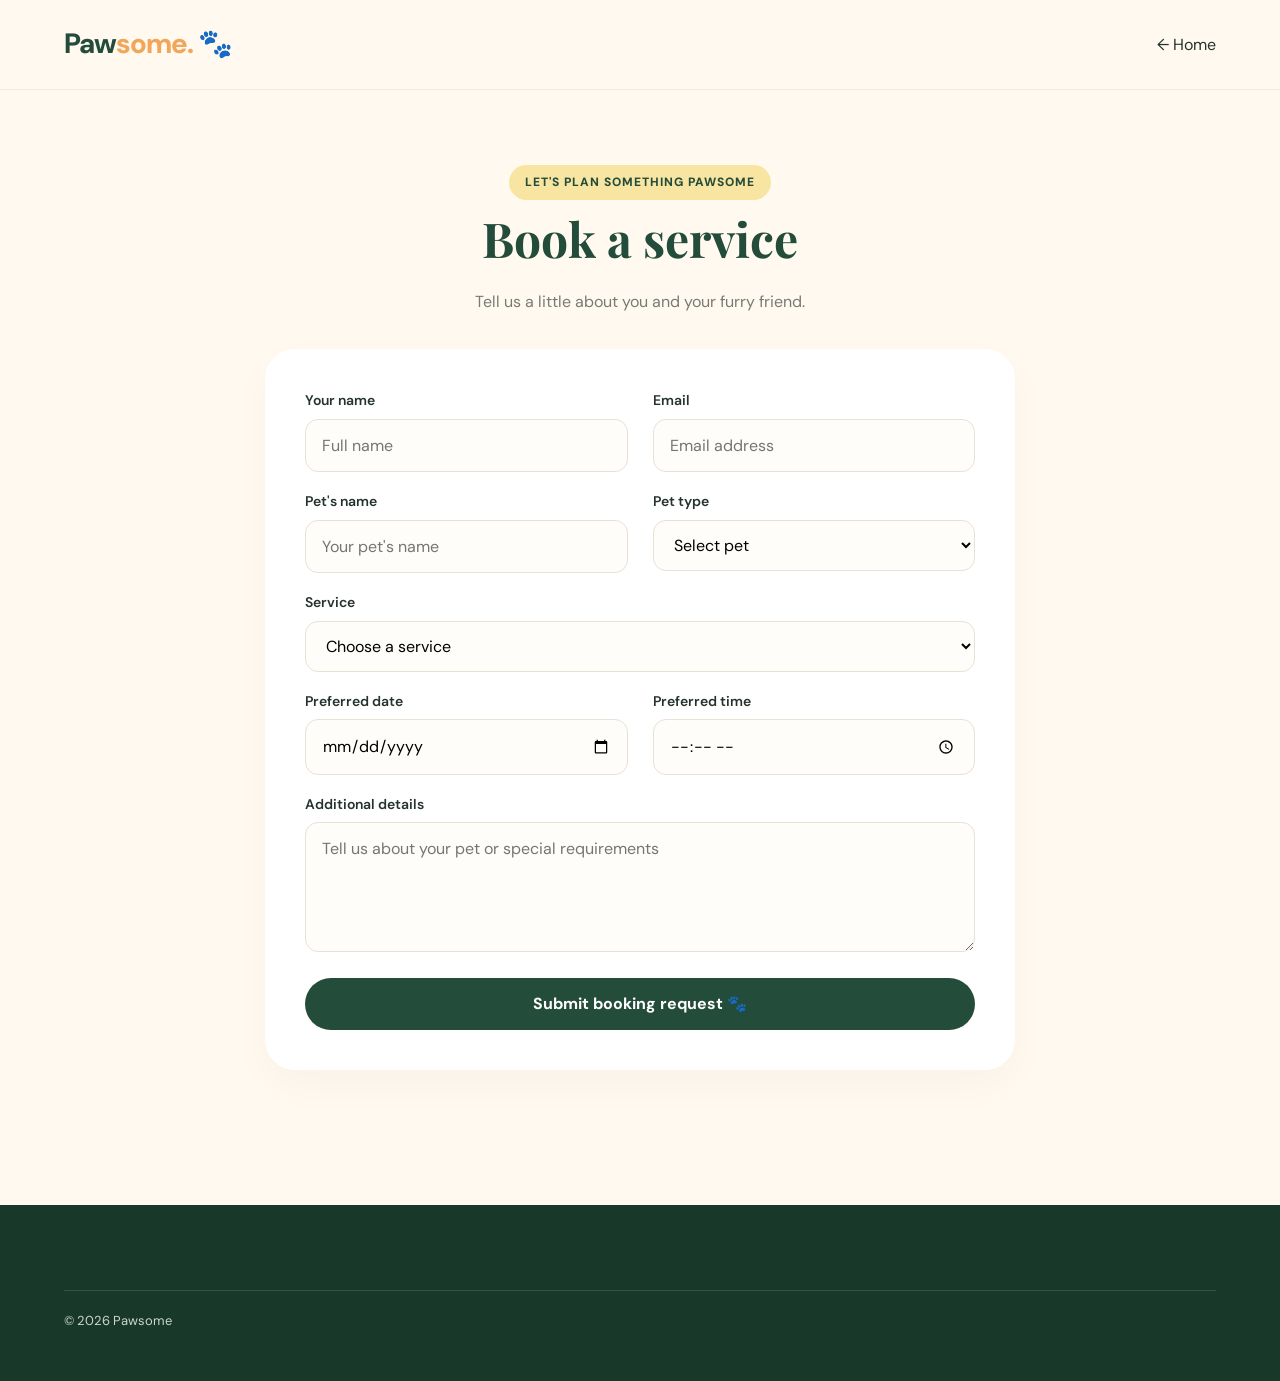
<file: booknow.html>
<!DOCTYPE html>
<html lang="en">
<head>
<meta charset="UTF-8">
<meta name="viewport" content="width=device-width, initial-scale=1.0">
<title>Book Now | Pawsome</title>
<link rel="stylesheet" href="style.css">
</head>
<body>

<nav class="navbar">
<a class="logo" href="index.html">Paw<span>some.</span> 🐾</a>
<a href="index.html">← Home</a>
</nav>

<section class="section container">
<div class="center">
<span class="eyebrow">Let's plan something pawsome</span>
<h1 class="section-title">Book a service</h1>
<p class="section-sub">Tell us a little about you and your furry friend.</p>
</div>

<div class="booking-box">
<form id="bookingForm">

<div class="grid-2">
<div class="form-group">
<label>Your name</label>
<input type="text" placeholder="Full name" required>
</div>

<div class="form-group">
<label>Email</label>
<input type="email" placeholder="Email address" required>
</div>
</div>

<div class="grid-2">
<div class="form-group">
<label>Pet's name</label>
<input type="text" placeholder="Your pet's name" required>
</div>

<div class="form-group">
<label>Pet type</label>
<select required>
<option value="">Select pet</option>
<option>Dog</option>
<option>Cat</option>
<option>Other</option>
</select>
</div>
</div>

<div class="form-group">
<label>Service</label>
<select required>
<option value="">Choose a service</option>
<option>Grooming</option>
<option>Walking</option>
<option>Pet Sitting</option>
</select>
</div>

<div class="grid-2">
<div class="form-group">
<label>Preferred date</label>
<input type="date" required>
</div>

<div class="form-group">
<label>Preferred time</label>
<input type="time" required>
</div>
</div>

<div class="form-group">
<label>Additional details</label>
<textarea rows="4" placeholder="Tell us about your pet or special requirements"></textarea>
</div>

<button type="submit" class="btn btn-green full-btn">Submit booking request 🐾</button>

<div id="bookingMessage" class="message"></div>

</form>
</div>
</section>

<footer class="footer">
<div class="footer-bottom">© <span class="year"></span> Pawsome</div>
</footer>
<script src="script.js"></script>
</body>
</html>
</file>
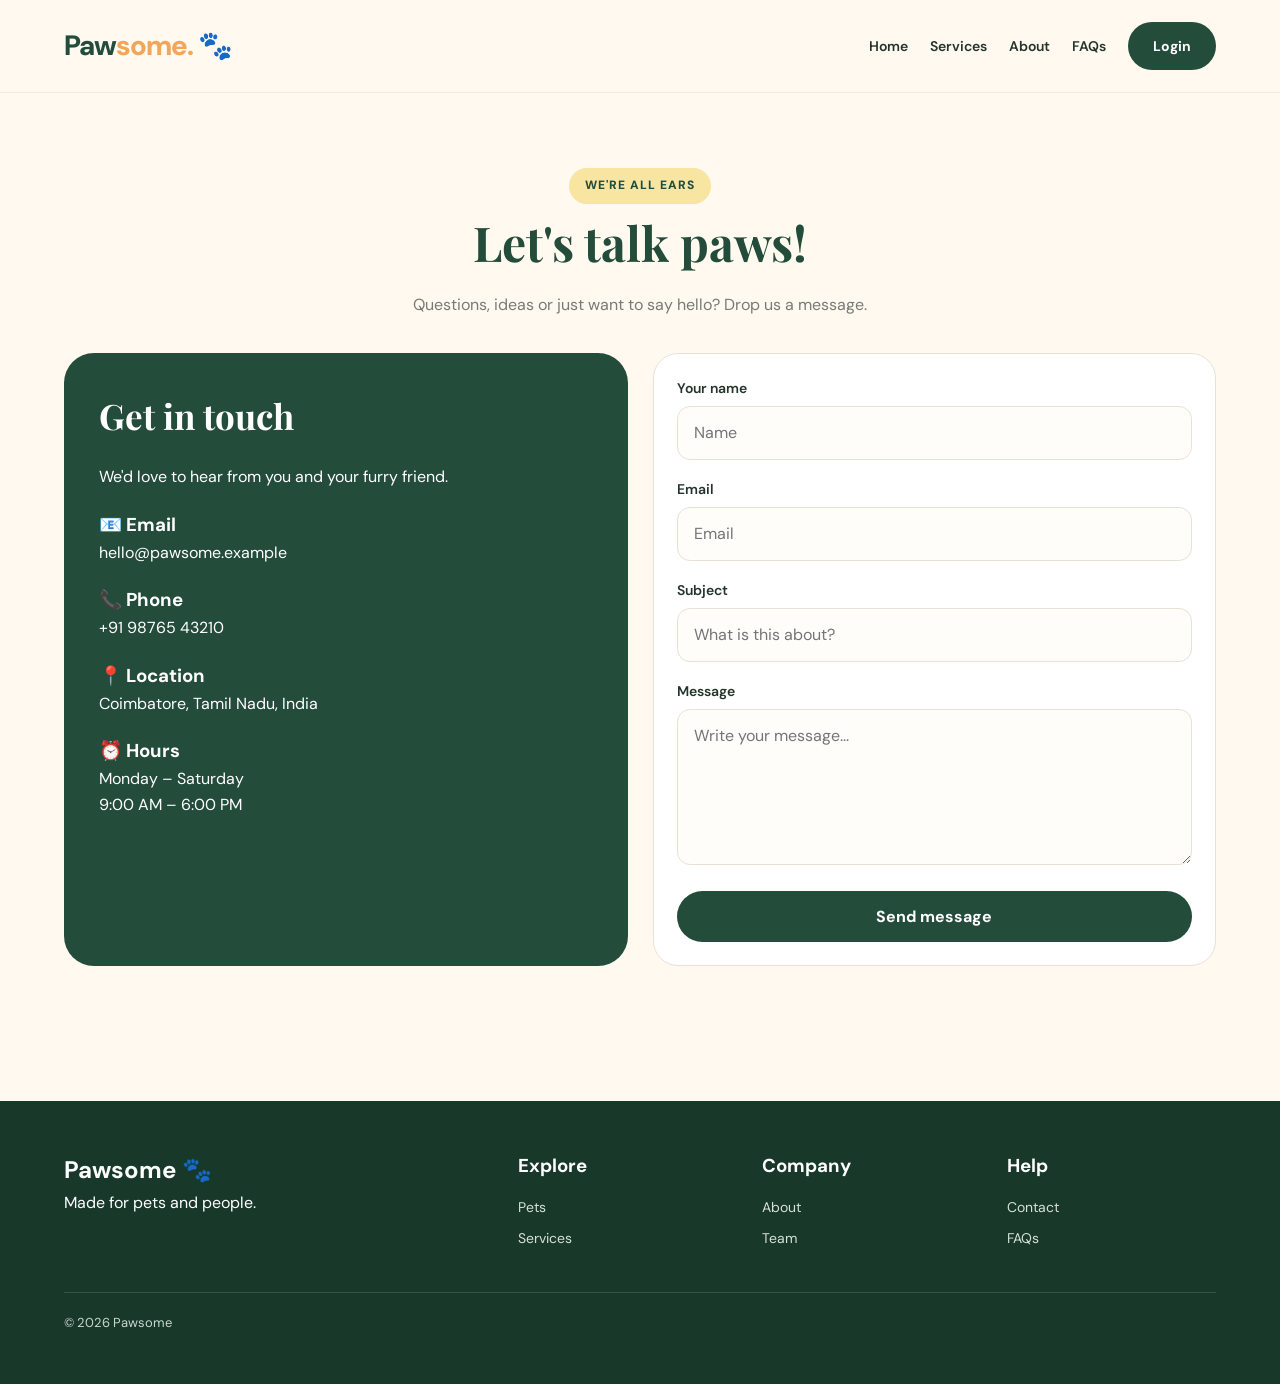
<file: contact.html>
<!DOCTYPE html>
<html lang="en">
<head>
<meta charset="UTF-8">
<meta name="viewport" content="width=device-width, initial-scale=1.0">
<title>Contact | Pawsome</title>
<link rel="stylesheet" href="style.css">
</head>
<body>

<nav class="navbar">
<a class="logo" href="index.html">Paw<span>some.</span> 🐾</a>
<button class="menu-btn">☰</button>
<ul class="nav-links">
<li><a href="index.html">Home</a></li>
<li><a href="services.html">Services</a></li>
<li><a href="about.html">About</a></li>
<li><a href="faq.html">FAQs</a></li>
<li><a href="login.html" class="btn btn-green">Login</a></li>
</ul>
</nav>

<section class="section container">
<div class="center">
<span class="eyebrow">We're all ears</span>
<h1 class="section-title">Let's talk paws!</h1>
<p class="section-sub">Questions, ideas or just want to say hello? Drop us a message.</p>
</div>

<div class="grid-2">
<div class="contact-info">
<h2 style="font-family:'Playfair Display',serif;font-size:35px">Get in touch</h2>
<p style="margin:20px 0">We'd love to hear from you and your furry friend.</p>

<h3>📧 Email</h3>
<p>hello@pawsome.example</p>

<h3 style="margin-top:20px">📞 Phone</h3>
<p>+91 98765 43210</p>

<h3 style="margin-top:20px">📍 Location</h3>
<p>Coimbatore, Tamil Nadu, India</p>

<h3 style="margin-top:20px">⏰ Hours</h3>
<p>Monday – Saturday<br>9:00 AM – 6:00 PM</p>
</div>

<div class="card card-content">
<form id="contactForm">
<div class="form-group">
<label>Your name</label>
<input type="text" placeholder="Name" required>
</div>

<div class="form-group">
<label>Email</label>
<input type="email" placeholder="Email" required>
</div>

<div class="form-group">
<label>Subject</label>
<input type="text" placeholder="What is this about?" required>
</div>

<div class="form-group">
<label>Message</label>
<textarea rows="5" placeholder="Write your message..." required></textarea>
</div>

<button type="submit" class="btn btn-green full-btn">Send message</button>
<div id="contactMessage" class="message"></div>
</form>
</div>
</div>
</section>

<footer class="footer">
<div class="footer-grid">
<div><h2>Pawsome 🐾</h2><p>Made for pets and people.</p></div>
<div><h3>Explore</h3><a href="pets.html">Pets</a><a href="services.html">Services</a></div>
<div><h3>Company</h3><a href="about.html">About</a><a href="team.html">Team</a></div>
<div><h3>Help</h3><a href="contact.html">Contact</a><a href="faq.html">FAQs</a></div>
</div>
<div class="footer-bottom">© <span class="year"></span> Pawsome</div>
</footer>
<script src="script.js"></script>
</body>
</html>
</file>
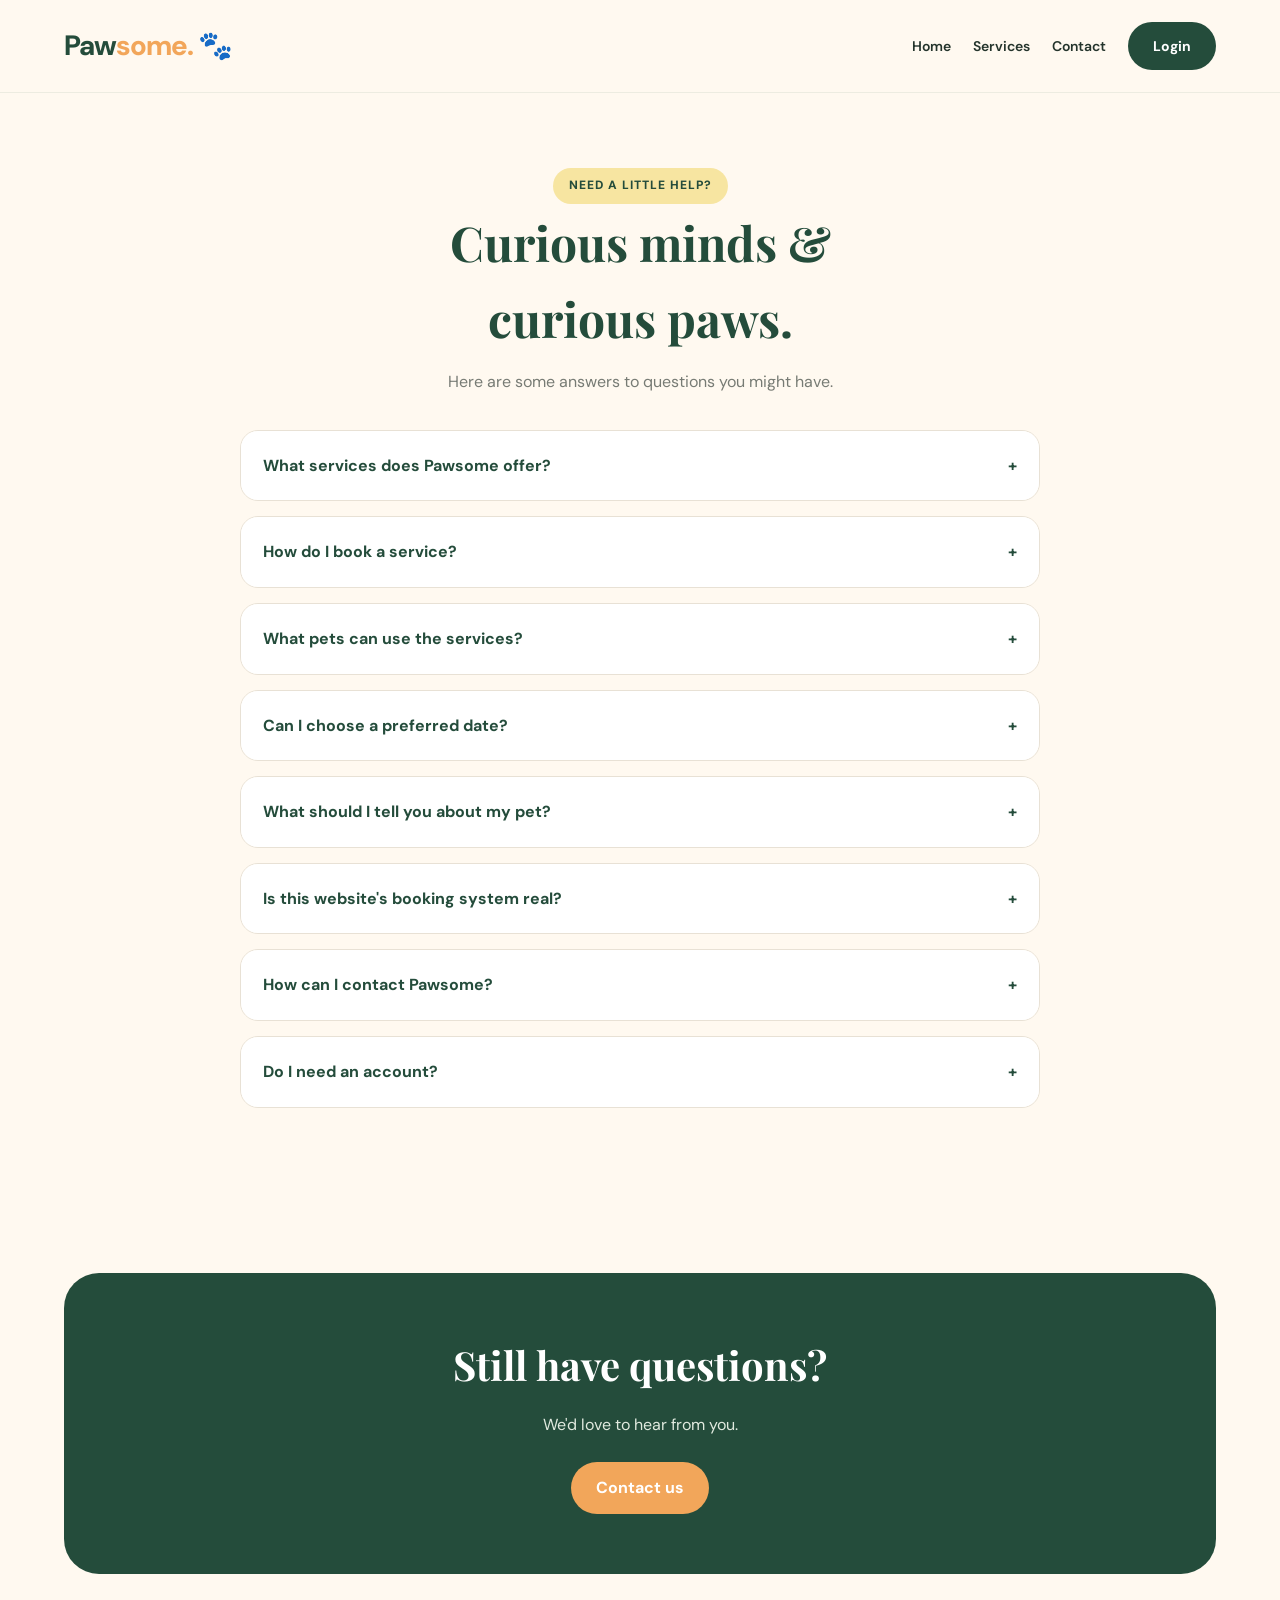
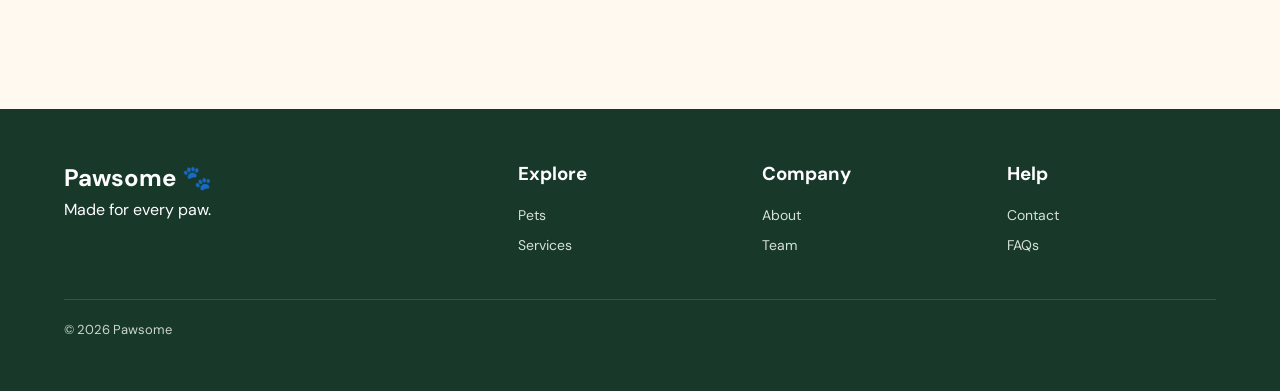
<file: faq.html>
<!DOCTYPE html>
<html lang="en">
<head>
<meta charset="UTF-8">
<meta name="viewport" content="width=device-width, initial-scale=1.0">
<title>FAQs | Pawsome</title>
<link rel="stylesheet" href="style.css">
</head>
<body>

<nav class="navbar">
<a class="logo" href="index.html">Paw<span>some.</span> 🐾</a>
<button class="menu-btn">☰</button>
<ul class="nav-links">
<li><a href="index.html">Home</a></li>
<li><a href="services.html">Services</a></li>
<li><a href="contact.html">Contact</a></li>
<li><a href="login.html" class="btn btn-green">Login</a></li>
</ul>
</nav>

<section class="section container">
<div class="center">
<span class="eyebrow">Need a little help?</span>
<h1 class="section-title">Curious minds &<br>curious paws.</h1>
<p class="section-sub">Here are some answers to questions you might have.</p>
</div>

<div style="max-width:800px;margin:auto">

<div class="faq-item">
<button class="faq-question">What services does Pawsome offer? <span class="faq-symbol">+</span></button>
<div class="faq-answer">Pawsome offers pet grooming, pet walking and pet sitting information and booking-request options.</div>
</div>

<div class="faq-item">
<button class="faq-question">How do I book a service? <span class="faq-symbol">+</span></button>
<div class="faq-answer">Visit our Book Now page, fill in your details, select your pet and service, and submit your request.</div>
</div>

<div class="faq-item">
<button class="faq-question">What pets can use the services? <span class="faq-symbol">+</span></button>
<div class="faq-answer">Our website showcases care options mainly for dogs and cats. Other pet needs can be discussed through the contact page.</div>
</div>

<div class="faq-item">
<button class="faq-question">Can I choose a preferred date? <span class="faq-symbol">+</span></button>
<div class="faq-answer">Yes. The booking form lets you select your preferred date and time.</div>
</div>

<div class="faq-item">
<button class="faq-question">What should I tell you about my pet? <span class="faq-symbol">+</span></button>
<div class="faq-answer">You can include your pet's name, type, preferences, important routines and any details relevant to the requested service.</div>
</div>

<div class="faq-item">
<button class="faq-question">Is this website's booking system real? <span class="faq-symbol">+</span></button>
<div class="faq-answer">This version is a frontend demonstration. Booking submissions are not stored in a database. A backend can be added using PHP and MySQL.</div>
</div>

<div class="faq-item">
<button class="faq-question">How can I contact Pawsome? <span class="faq-symbol">+</span></button>
<div class="faq-answer">Visit the Contact page and fill in the contact form. The current form is a demonstration and does not send messages to a server.</div>
</div>

<div class="faq-item">
<button class="faq-question">Do I need an account? <span class="faq-symbol">+</span></button>
<div class="faq-answer">You can explore the website without an account. The login and signup page is currently a frontend demonstration.</div>
</div>

</div>
</section>

<section class="section container">
<div class="cta">
<h2>Still have questions?</h2>
<p>We'd love to hear from you.</p>
<a href="contact.html" class="btn">Contact us</a>
</div>
</section>

<footer class="footer">
<div class="footer-grid">
<div><h2>Pawsome 🐾</h2><p>Made for every paw.</p></div>
<div><h3>Explore</h3><a href="pets.html">Pets</a><a href="services.html">Services</a></div>
<div><h3>Company</h3><a href="about.html">About</a><a href="team.html">Team</a></div>
<div><h3>Help</h3><a href="contact.html">Contact</a><a href="faq.html">FAQs</a></div>
</div>
<div class="footer-bottom">© <span class="year"></span> Pawsome</div>
</footer>

<script src="script.js"></script>
</body>
</html>
</file>
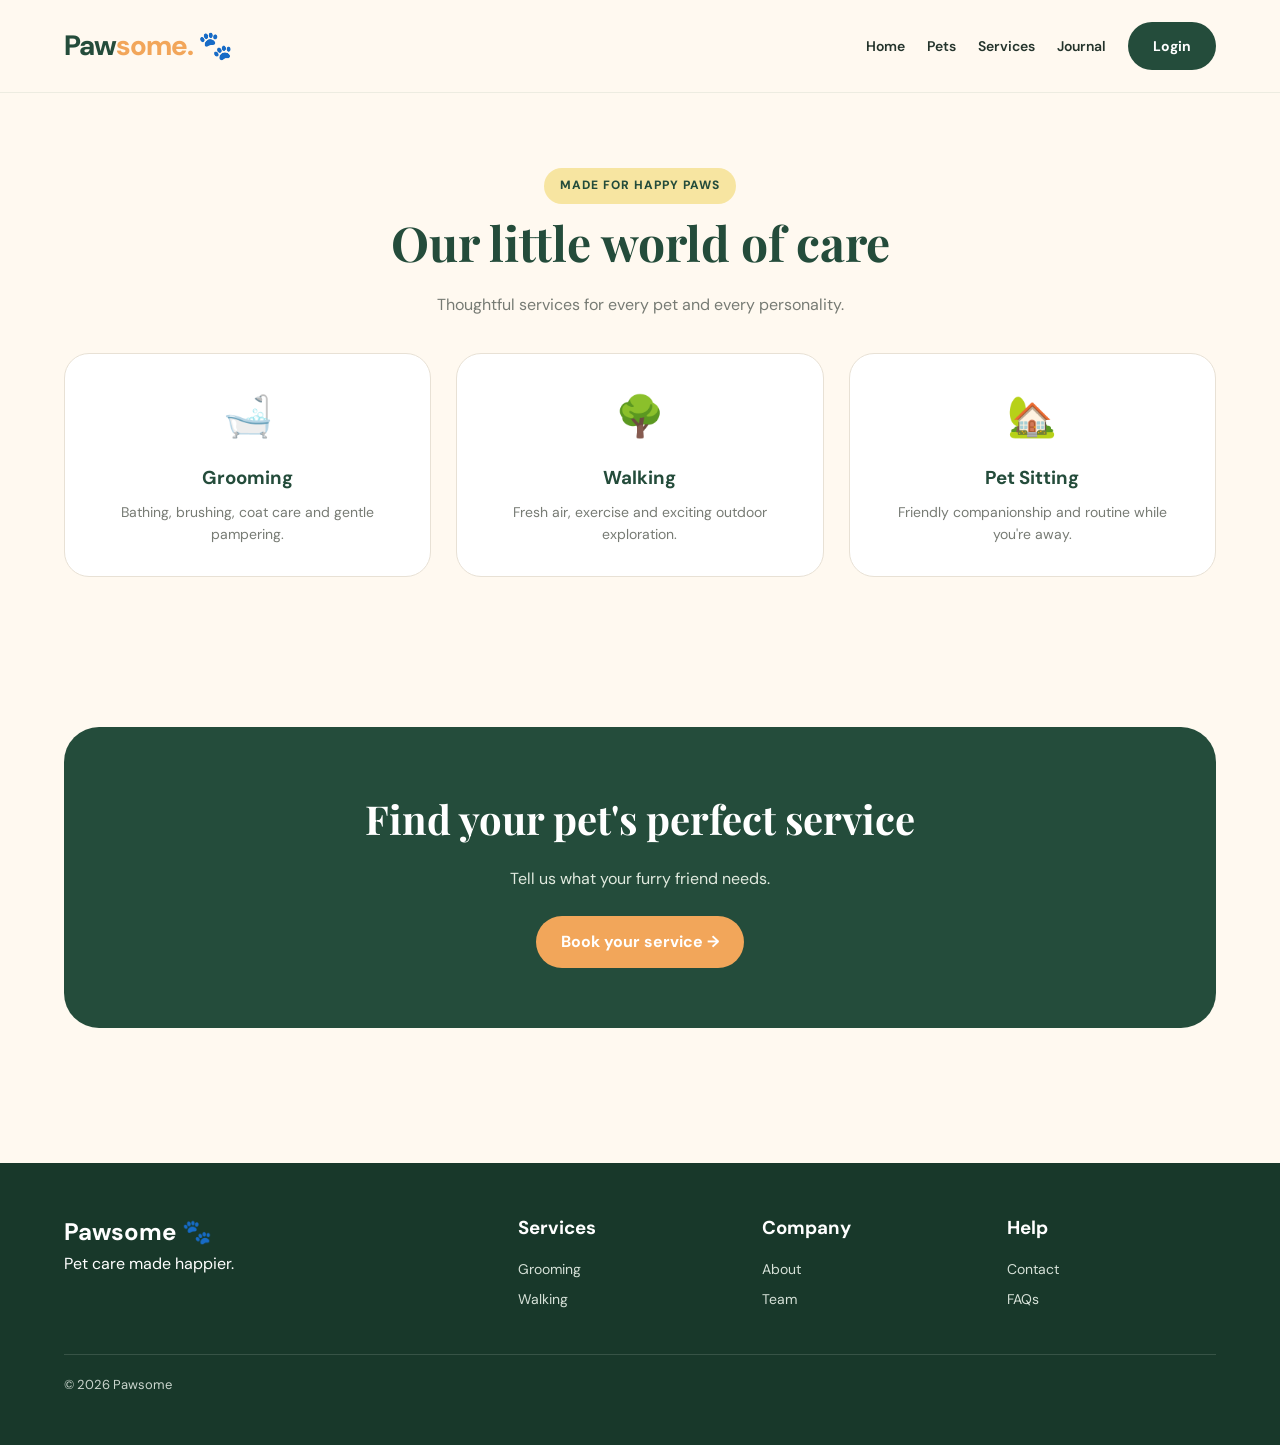
<file: services.html>
<!DOCTYPE html>
<html lang="en">
<head>
<meta charset="UTF-8">
<meta name="viewport" content="width=device-width, initial-scale=1.0">
<title>Services | Pawsome</title>
<link rel="stylesheet" href="style.css">
</head>
<body>

<nav class="navbar">
<a class="logo" href="index.html">Paw<span>some.</span> 🐾</a>
<button class="menu-btn">☰</button>
<ul class="nav-links">
<li><a href="index.html">Home</a></li>
<li><a href="pets.html">Pets</a></li>
<li><a href="services.html">Services</a></li>
<li><a href="tips.html">Journal</a></li>
<li><a href="login.html" class="btn btn-green">Login</a></li>
</ul>
</nav>

<section class="section container center">
<span class="eyebrow">Made for happy paws</span>
<h1 class="section-title">Our little world of care</h1>
<p class="section-sub">Thoughtful services for every pet and every personality.</p>

<div class="grid-3">
<a href="grooming.html" class="card service-card">
<div class="service-icon">🛁</div>
<h3>Grooming</h3>
<p>Bathing, brushing, coat care and gentle pampering.</p>
</a>

<a href="walking.html" class="card service-card">
<div class="service-icon">🌳</div>
<h3>Walking</h3>
<p>Fresh air, exercise and exciting outdoor exploration.</p>
</a>

<a href="sitting.html" class="card service-card">
<div class="service-icon">🏡</div>
<h3>Pet Sitting</h3>
<p>Friendly companionship and routine while you're away.</p>
</a>
</div>
</section>

<section class="section container">
<div class="cta">
<h2>Find your pet's perfect service</h2>
<p>Tell us what your furry friend needs.</p>
<a href="booknow.html" class="btn">Book your service →</a>
</div>
</section>

<footer class="footer">
<div class="footer-grid">
<div><h2>Pawsome 🐾</h2><p>Pet care made happier.</p></div>
<div><h3>Services</h3><a href="grooming.html">Grooming</a><a href="walking.html">Walking</a></div>
<div><h3>Company</h3><a href="about.html">About</a><a href="team.html">Team</a></div>
<div><h3>Help</h3><a href="contact.html">Contact</a><a href="faq.html">FAQs</a></div>
</div>
<div class="footer-bottom">© <span class="year"></span> Pawsome</div>
</footer>
<script src="script.js"></script>
</body>
</html>
</file>
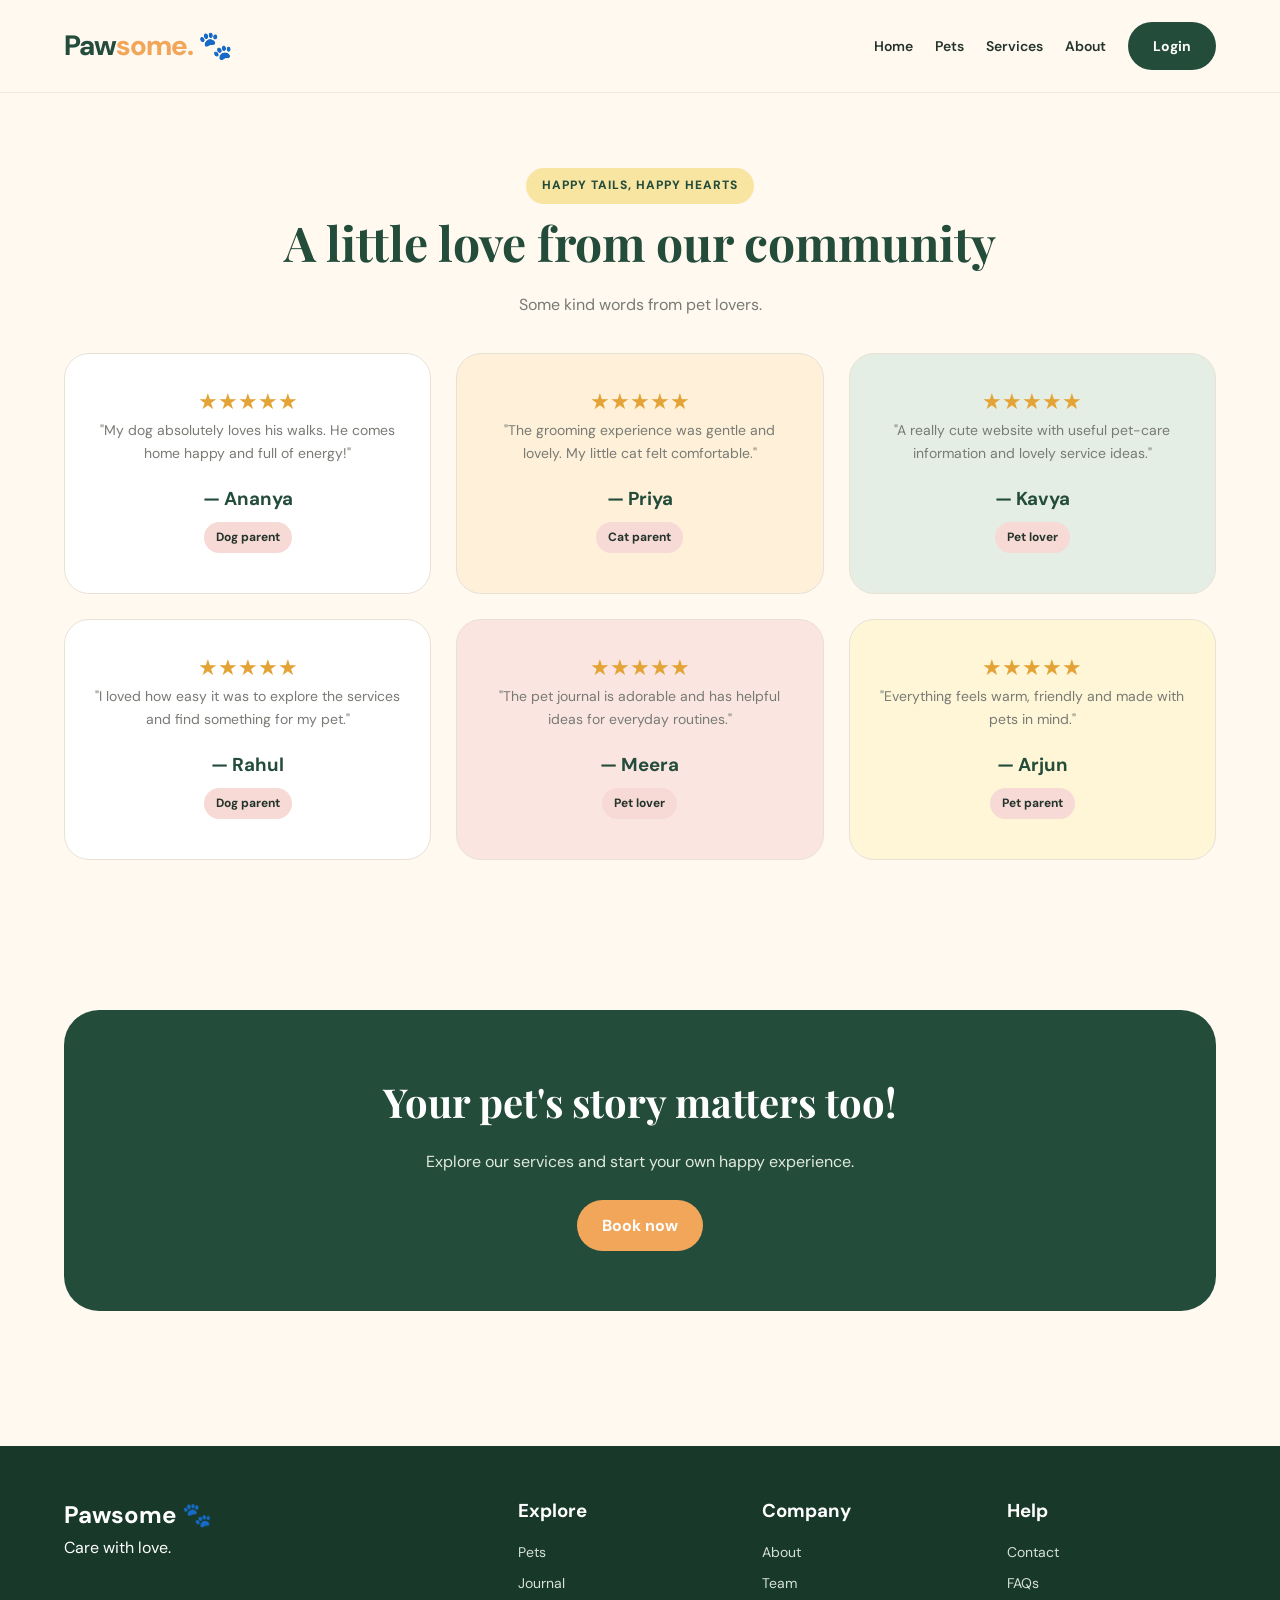
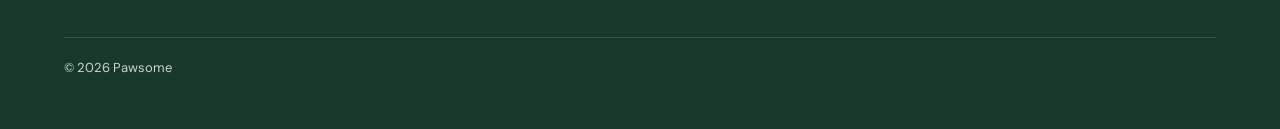
<file: testimonials.html>
<!DOCTYPE html>
<html lang="en">
<head>
<meta charset="UTF-8">
<meta name="viewport" content="width=device-width, initial-scale=1.0">
<title>Reviews | Pawsome</title>
<link rel="stylesheet" href="style.css">
</head>
<body>

<nav class="navbar">
<a class="logo" href="index.html">Paw<span>some.</span> 🐾</a>
<button class="menu-btn">☰</button>
<ul class="nav-links">
<li><a href="index.html">Home</a></li>
<li><a href="pets.html">Pets</a></li>
<li><a href="services.html">Services</a></li>
<li><a href="about.html">About</a></li>
<li><a href="login.html" class="btn btn-green">Login</a></li>
</ul>
</nav>

<section class="section container center">
<span class="eyebrow">Happy tails, happy hearts</span>
<h1 class="section-title">A little love from our community</h1>
<p class="section-sub">Some kind words from pet lovers.</p>

<div class="grid-3">

<div class="card review-card">
<div class="stars">★★★★★</div>
<p>"My dog absolutely loves his walks. He comes home happy and full of energy!"</p>
<h3 style="margin-top:20px">— Ananya</h3>
<span class="tag">Dog parent</span>
</div>

<div class="card review-card" style="background:#fff0d9">
<div class="stars">★★★★★</div>
<p>"The grooming experience was gentle and lovely. My little cat felt comfortable."</p>
<h3 style="margin-top:20px">— Priya</h3>
<span class="tag">Cat parent</span>
</div>

<div class="card review-card" style="background:#e5eee5">
<div class="stars">★★★★★</div>
<p>"A really cute website with useful pet-care information and lovely service ideas."</p>
<h3 style="margin-top:20px">— Kavya</h3>
<span class="tag">Pet lover</span>
</div>

<div class="card review-card">
<div class="stars">★★★★★</div>
<p>"I loved how easy it was to explore the services and find something for my pet."</p>
<h3 style="margin-top:20px">— Rahul</h3>
<span class="tag">Dog parent</span>
</div>

<div class="card review-card" style="background:#fbe5e1">
<div class="stars">★★★★★</div>
<p>"The pet journal is adorable and has helpful ideas for everyday routines."</p>
<h3 style="margin-top:20px">— Meera</h3>
<span class="tag">Pet lover</span>
</div>

<div class="card review-card" style="background:#fff6d8">
<div class="stars">★★★★★</div>
<p>"Everything feels warm, friendly and made with pets in mind."</p>
<h3 style="margin-top:20px">— Arjun</h3>
<span class="tag">Pet parent</span>
</div>

</div>
</section>

<section class="section container">
<div class="cta">
<h2>Your pet's story matters too!</h2>
<p>Explore our services and start your own happy experience.</p>
<a href="booknow.html" class="btn">Book now</a>
</div>
</section>

<footer class="footer">
<div class="footer-grid">
<div><h2>Pawsome 🐾</h2><p>Care with love.</p></div>
<div><h3>Explore</h3><a href="pets.html">Pets</a><a href="tips.html">Journal</a></div>
<div><h3>Company</h3><a href="about.html">About</a><a href="team.html">Team</a></div>
<div><h3>Help</h3><a href="contact.html">Contact</a><a href="faq.html">FAQs</a></div>
</div>
<div class="footer-bottom">© <span class="year"></span> Pawsome</div>
</footer>
<script src="script.js"></script>
</body>
</html>
</file>
<file: style.css>
@import url('https://fonts.googleapis.com/css2?family=DM+Sans:wght@400;500;600;700;800&family=Playfair+Display:wght@600;700;800&display=swap');

:root {
    --cream: #fff9f0;
    --green: #244c3b;
    --green2: #38654d;
    --orange: #f2a65a;
    --pink: #f7d9d5;
    --yellow: #f7e5a1;
    --white: #ffffff;
    --dark: #24342c;
    --muted: #777b74;
    --border: #e8e1d5;
}

* {
    margin: 0;
    padding: 0;
    box-sizing: border-box;
}

html {
    scroll-behavior: smooth;
}

body {
    font-family: 'DM Sans', sans-serif;
    background: var(--cream);
    color: var(--dark);
    line-height: 1.6;
}

img {
    max-width: 100%;
    display: block;
}

a {
    text-decoration: none;
    color: inherit;
}

button, input, textarea, select {
    font: inherit;
}

button {
    cursor: pointer;
}

.container {
    width: min(1180px, 90%);
    margin: auto;
}

.navbar {
    display: flex;
    justify-content: space-between;
    align-items: center;
    padding: 22px 5%;
    gap: 20px;
    background: var(--cream);
    position: sticky;
    top: 0;
    z-index: 100;
    border-bottom: 1px solid rgba(36,76,59,.08);
}

.logo {
    font-size: 28px;
    font-weight: 800;
    color: var(--green);
    letter-spacing: -1px;
}

.logo span {
    color: var(--orange);
}

.nav-links {
    display: flex;
    align-items: center;
    gap: 22px;
    list-style: none;
    font-size: 14px;
    font-weight: 600;
}

.nav-links a:hover {
    color: #d88638;
}

.btn {
    border: none;
    border-radius: 50px;
    padding: 13px 25px;
    display: inline-block;
    font-weight: 700;
    transition: .25s;
}

.btn-green {
    background: var(--green);
    color: white;
}

.btn-green:hover {
    background: #163c2b;
    transform: translateY(-2px);
}

.btn-orange {
    background: var(--orange);
    color: var(--dark);
}

.btn-outline {
    border: 1px solid var(--green);
    color: var(--green);
}

.menu-btn {
    display: none;
    border: none;
    background: none;
    font-size: 25px;
}

.hero {
    padding: 65px 0;
}

.hero-grid {
    display: grid;
    grid-template-columns: 1fr 1fr;
    gap: 45px;
    align-items: center;
}

.hero h1 {
    font-family: 'Playfair Display', serif;
    font-size: clamp(42px, 6vw, 72px);
    line-height: 1.12;
    color: var(--green);
    margin: 18px 0;
}

.hero p {
    max-width: 520px;
    color: var(--muted);
    margin-bottom: 25px;
}

.hero-img {
    height: 470px;
    width: 100%;
    object-fit: cover;
    border-radius: 45% 45% 25px 25px;
}

.eyebrow {
    display: inline-block;
    color: var(--green);
    background: var(--yellow);
    border-radius: 30px;
    padding: 8px 16px;
    font-size: 12px;
    font-weight: 800;
    letter-spacing: 1px;
    text-transform: uppercase;
}

.section {
    padding: 75px 0;
}

.section-title {
    font-family: 'Playfair Display', serif;
    color: var(--green);
    font-size: clamp(32px, 4vw, 48px);
    margin-bottom: 12px;
}

.section-sub {
    color: var(--muted);
    margin-bottom: 35px;
}

.center {
    text-align: center;
}

.grid-2 {
    display: grid;
    grid-template-columns: repeat(2, 1fr);
    gap: 25px;
}

.grid-3 {
    display: grid;
    grid-template-columns: repeat(3, 1fr);
    gap: 25px;
}

.grid-4 {
    display: grid;
    grid-template-columns: repeat(4, 1fr);
    gap: 20px;
}

.card {
    background: white;
    border-radius: 25px;
    overflow: hidden;
    border: 1px solid var(--border);
    transition: .3s;
}

.card:hover {
    transform: translateY(-6px);
    box-shadow: 0 15px 35px #244c3b12;
}

.card-content {
    padding: 23px;
}

.card h3 {
    color: var(--green);
    margin-bottom: 8px;
}

.card p {
    color: var(--muted);
    font-size: 14px;
}

.card-img {
    width: 100%;
    height: 240px;
    object-fit: cover;
}

.tag {
    display: inline-block;
    background: var(--pink);
    padding: 6px 12px;
    border-radius: 20px;
    font-size: 12px;
    font-weight: 700;
    margin-bottom: 10px;
}

.soft-green {
    background: #e5eee5;
}

.soft-orange {
    background: #fff0d9;
}

.soft-pink {
    background: #fbe5e1;
}

.soft-yellow {
    background: #fff6d8;
}

.cta {
    background: var(--green);
    color: white;
    padding: 60px;
    border-radius: 35px;
    text-align: center;
}

.cta h2 {
    font-family: 'Playfair Display', serif;
    font-size: 40px;
    margin-bottom: 15px;
}

.cta p {
    color: #e1eadf;
    margin-bottom: 25px;
}

.cta .btn {
    background: var(--orange);
}

.footer {
    margin-top: 60px;
    background: #18382a;
    color: white;
    padding: 50px 5%;
}

.footer-grid {
    display: grid;
    grid-template-columns: 2fr 1fr 1fr 1fr;
    gap: 35px;
}

.footer h3 {
    margin-bottom: 15px;
}

.footer a {
    display: block;
    color: #d6e1d8;
    margin: 8px 0;
    font-size: 14px;
}

.footer a:hover {
    color: var(--orange);
}

.footer-bottom {
    border-top: 1px solid #ffffff22;
    margin-top: 35px;
    padding-top: 20px;
    color: #cbd6ce;
    font-size: 13px;
}

/* PETS */

.filter-buttons {
    display: flex;
    flex-wrap: wrap;
    gap: 10px;
    justify-content: center;
    margin: 25px 0;
}

.filter-btn {
    border: 1px solid var(--green);
    background: transparent;
    padding: 10px 20px;
    border-radius: 30px;
    color: var(--green);
}

.filter-btn.active,
.filter-btn:hover {
    background: var(--green);
    color: white;
}

.pet-card img {
    height: 260px;
    object-fit: cover;
    width: 100%;
}

/* JOURNAL */

.journal-feature {
    background: var(--yellow);
    border-radius: 30px;
    padding: 35px;
    display: grid;
    grid-template-columns: 1fr 1fr;
    gap: 30px;
    align-items: center;
}

.journal-feature img {
    height: 350px;
    object-fit: cover;
    border-radius: 25px;
}

.search-box {
    padding: 14px 20px;
    width: min(450px, 100%);
    border-radius: 40px;
    border: 1px solid var(--border);
    outline: none;
    background: white;
    margin: 20px 0;
}

/* TEAM */

.team-card {
    text-align: center;
    padding: 25px;
}

.team-card img {
    width: 160px;
    height: 160px;
    object-fit: cover;
    border-radius: 50%;
    margin: 0 auto 20px;
}

/* LOGIN */

.login-wrapper {
    min-height: 85vh;
    display: grid;
    grid-template-columns: 1fr 1fr;
    margin: 30px auto;
    max-width: 1050px;
    background: white;
    border-radius: 35px;
    overflow: hidden;
    box-shadow: 0 15px 45px #0000000a;
}

.login-visual {
    background: var(--green);
    color: white;
    padding: 50px;
    display: flex;
    flex-direction: column;
    justify-content: center;
}

.login-visual img {
    height: 280px;
    object-fit: cover;
    border-radius: 25px;
    margin: 25px 0;
}

.login-form {
    padding: 45px;
}

.login-form h1 {
    font-family: 'Playfair Display', serif;
    color: var(--green);
    font-size: 35px;
    margin-bottom: 10px;
}

.tab-buttons {
    display: flex;
    background: #f5f2ec;
    padding: 5px;
    border-radius: 40px;
    margin: 25px 0;
}

.tab-buttons button {
    flex: 1;
    border: none;
    padding: 12px;
    background: transparent;
    border-radius: 40px;
}

.tab-buttons button.active {
    background: var(--green);
    color: white;
}

.form-group {
    margin-bottom: 18px;
}

.form-group label {
    display: block;
    margin-bottom: 7px;
    font-weight: 600;
    font-size: 14px;
}

.form-group input,
.form-group textarea,
.form-group select {
    width: 100%;
    padding: 13px 16px;
    border: 1px solid var(--border);
    border-radius: 13px;
    outline: none;
    background: #fffdf9;
}

.form-group input:focus,
.form-group textarea:focus {
    border-color: var(--green);
}

.full-btn {
    width: 100%;
}

.password-row {
    display: flex;
    gap: 8px;
}

.password-row input {
    flex: 1;
}

.password-row button {
    background: #e5eee5;
    border: none;
    padding: 0 12px;
    border-radius: 12px;
}

.message {
    padding: 12px;
    margin-top: 15px;
    border-radius: 12px;
    display: none;
    background: #e5eee5;
    color: var(--green);
}

/* SERVICES */

.service-icon {
    font-size: 40px;
    margin-bottom: 15px;
}

.service-card {
    padding: 30px;
}

/* ABOUT */

.about-image {
    height: 440px;
    border-radius: 25px;
    object-fit: cover;
    width: 100%;
}

.stats {
    background: var(--pink);
    border-radius: 25px;
    padding: 30px;
    text-align: center;
}

.stats h2 {
    font-size: 35px;
    color: var(--green);
}

/* BOOKING */

.booking-box {
    max-width: 750px;
    background: white;
    border-radius: 30px;
    padding: 40px;
    margin: auto;
    box-shadow: 0 15px 40px #00000008;
}

/* CONTACT */

.contact-info {
    background: var(--green);
    color: white;
    padding: 35px;
    border-radius: 30px;
}

.contact-info a {
    color: var(--orange);
}

/* REVIEWS */

.review-card {
    padding: 30px;
}

.stars {
    color: #e4a336;
    font-size: 22px;
}

/* FAQ */

.faq-item {
    background: white;
    border: 1px solid var(--border);
    border-radius: 18px;
    margin-bottom: 15px;
    overflow: hidden;
}

.faq-question {
    width: 100%;
    text-align: left;
    padding: 22px;
    border: none;
    background: white;
    display: flex;
    justify-content: space-between;
    font-weight: 700;
    color: var(--green);
}

.faq-answer {
    display: none;
    padding: 0 22px 22px;
    color: var(--muted);
}

.faq-item.open .faq-answer {
    display: block;
}

/* SERVICE DETAIL */

.detail-hero {
    background: var(--pink);
    border-radius: 35px;
    padding: 45px;
    display: grid;
    grid-template-columns: 1fr 1fr;
    align-items: center;
    gap: 30px;
}

.detail-hero img {
    height: 400px;
    width: 100%;
    object-fit: cover;
    border-radius: 25px;
}

/* ANIMATION */

.reveal {
    opacity: 0;
    transform: translateY(20px);
    transition: .6s;
}

.reveal.show {
    opacity: 1;
    transform: translateY(0);
}

/* MOBILE */

@media(max-width:900px) {
    .nav-links {
        display: none;
        position: absolute;
        top: 75px;
        left: 0;
        width: 100%;
        padding: 25px;
        background: var(--cream);
        flex-direction: column;
        border-bottom: 1px solid var(--border);
    }

    .nav-links.show {
        display: flex;
    }

    .menu-btn {
        display: block;
    }

    .grid-4 {
        grid-template-columns: repeat(2, 1fr);
    }

    .footer-grid {
        grid-template-columns: repeat(2, 1fr);
    }
}

@media(max-width:650px) {
    .hero-grid,
    .grid-2,
    .grid-3,
    .journal-feature,
    .login-wrapper,
    .detail-hero {
        grid-template-columns: 1fr;
    }

    .hero-img {
        height: 330px;
    }

    .grid-4 {
        grid-template-columns: 1fr;
    }

    .login-visual {
        padding: 30px;
    }

    .login-form {
        padding: 30px;
    }

    .journal-feature img {
        height: 250px;
    }

    .detail-hero img {
        height: 280px;
    }

    .cta {
        padding: 35px 20px;
    }

    .cta h2 {
        font-size: 30px;
    }

    .footer-grid {
        grid-template-columns: 1fr;
    }

    .booking-box {
        padding: 25px;
    }
}
</file>
